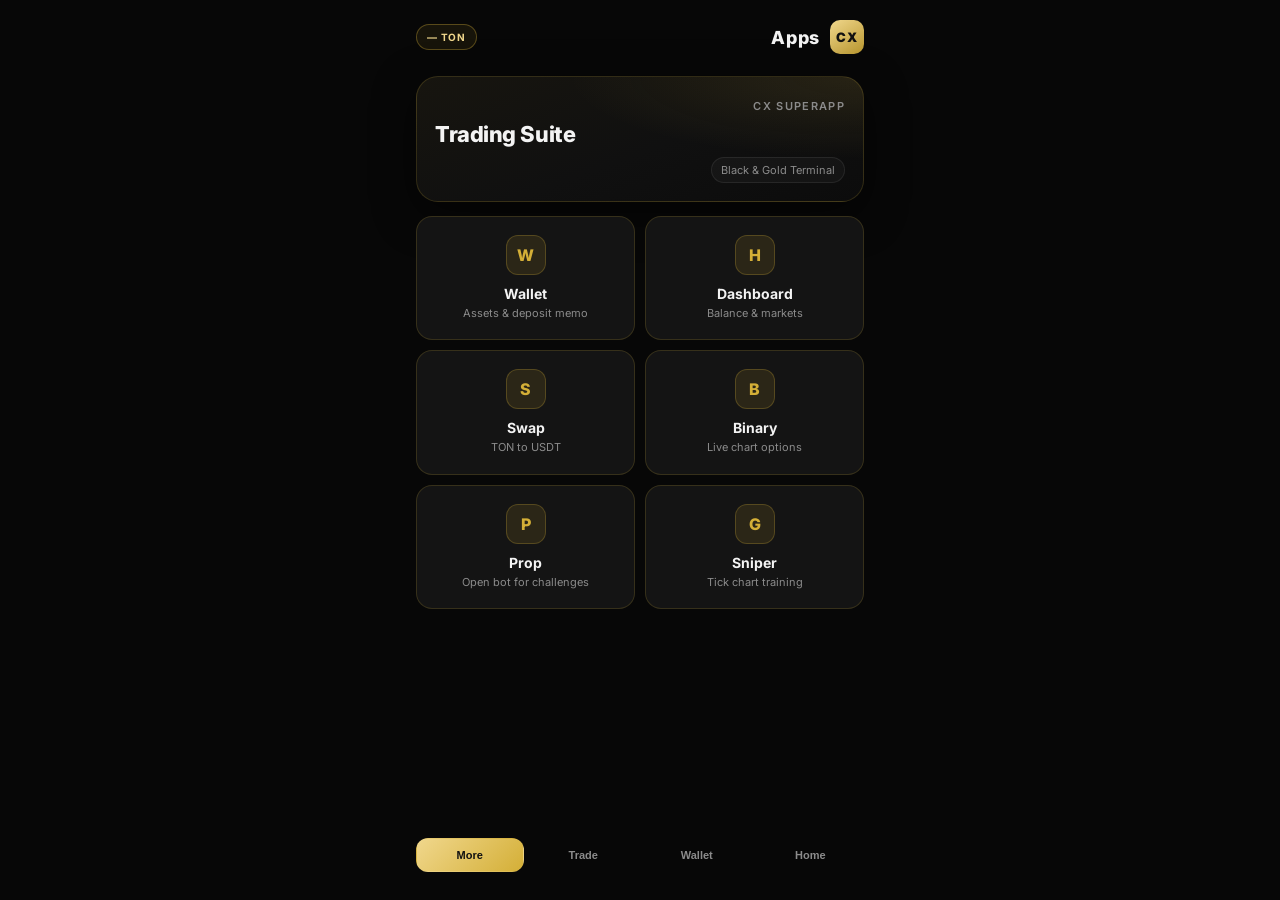
<file: cx_web/app.html>
<!DOCTYPE html>
<html lang="fa" dir="rtl">
<head>
  <meta charset="UTF-8" />
  <meta name="viewport" content="width=device-width, initial-scale=1.0, maximum-scale=1.0, user-scalable=no" />
  <title>CX Apps</title>
  <link rel="stylesheet" href="./theme.css" />
  <script src="https://telegram.org/js/telegram-web-app.js"></script>
  <script>window.CX_API_BASE = window.CX_API_BASE || localStorage.getItem("CX_API_BASE") || "";</script>
  <script src="./cx-auth.js"></script>
  <style>
    .menu-grid { display: grid; grid-template-columns: 1fr 1fr; gap: 10px; }
    .menu-card {
      background: #141414; border: 1px solid rgba(212,175,55,0.18); border-radius: 16px;
      padding: 18px 14px; cursor: pointer; text-align: center;
    }
    .menu-card:active { transform: scale(0.98); }
    .menu-ico {
      width: 40px; height: 40px; margin: 0 auto 10px; border-radius: 12px;
      background: rgba(212,175,55,0.12); border: 1px solid rgba(212,175,55,0.25);
      display: grid; place-items: center; color: #d4af37; font-weight: 800;
    }
    .menu-title { font-weight: 700; font-size: 14px; margin-bottom: 4px; }
    .menu-desc { font-size: 11px; color: #8b8b8b; line-height: 1.4; }
  </style>
</head>
<body>
  <div class="cx-app">
    <header class="cx-header">
      <div class="cx-brand"><div class="cx-brand-mark">CX</div><div>Apps</div></div>
      <div class="cx-badge">TON <span id="userBalance" data-cx-balance>0.00</span></div>
    </header>
    <section class="cx-hero">
      <div class="cx-hero-label">CX SuperApp</div>
      <div class="cx-hero-value" style="font-size:22px">Trading Suite</div>
      <div class="cx-hero-sub"><span class="cx-chip">Black & Gold Terminal</span></div>
    </section>
    <div class="menu-grid">
      <div class="menu-card" onclick="location.href='dashboard.html'"><div class="menu-ico">H</div><div class="menu-title">Dashboard</div><div class="menu-desc">Balance & markets</div></div>
      <div class="menu-card" onclick="location.href='wallet.html'"><div class="menu-ico">W</div><div class="menu-title">Wallet</div><div class="menu-desc">Assets & deposit memo</div></div>
      <div class="menu-card" onclick="location.href='binary.html'"><div class="menu-ico">B</div><div class="menu-title">Binary</div><div class="menu-desc">Live chart options</div></div>
      <div class="menu-card" onclick="location.href='swap.html'"><div class="menu-ico">S</div><div class="menu-title">Swap</div><div class="menu-desc">TON to USDT</div></div>
      <div class="menu-card" onclick="location.href='game.html'"><div class="menu-ico">G</div><div class="menu-title">Sniper</div><div class="menu-desc">Tick chart training</div></div>
      <div class="menu-card" onclick="Telegram.WebApp.close()"><div class="menu-ico">P</div><div class="menu-title">Prop</div><div class="menu-desc">Open bot for challenges</div></div>
    </div>
    <nav class="cx-footer-nav">
      <button class="cx-nav-item" onclick="location.href='dashboard.html'">Home</button>
      <button class="cx-nav-item" onclick="location.href='wallet.html'">Wallet</button>
      <button class="cx-nav-item" onclick="location.href='binary.html'">Trade</button>
      <button class="cx-nav-item active" onclick="location.href='app.html'">More</button>
    </nav>
  </div>
  <script>
    const tg = window.Telegram && window.Telegram.WebApp;
    if (tg) { tg.ready(); tg.expand(); try { tg.setHeaderColor("#070707"); tg.setBackgroundColor("#070707"); } catch(e){} }
    CXAuth.ready(async () => { await CXAuth.bindBalance(document.getElementById("userBalance"), "ton"); });
  </script>
</body>
</html>
</file>
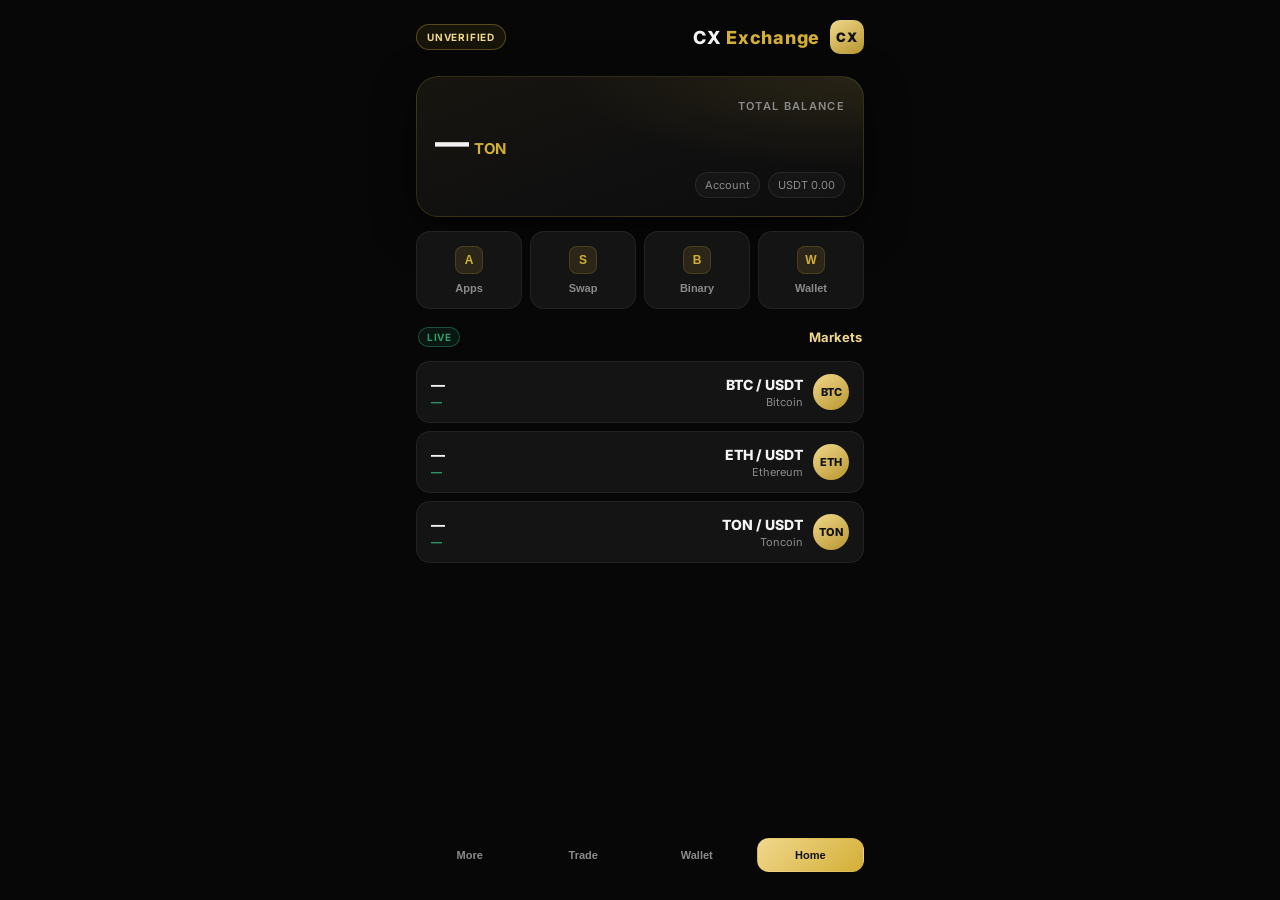
<file: cx_web/dashboard.html>
<!DOCTYPE html>
<html lang="fa" dir="rtl">
<head>
  <meta charset="UTF-8" />
  <meta name="viewport" content="width=device-width, initial-scale=1.0, maximum-scale=1.0, user-scalable=no" />
  <title>CX Dashboard</title>
  <link rel="stylesheet" href="./theme.css" />
  <script src="https://telegram.org/js/telegram-web-app.js"></script>
  <script>window.CX_API_BASE = window.CX_API_BASE || localStorage.getItem("CX_API_BASE") || "";</script>
  <script src="./cx-auth.js"></script>
</head>
<body>
  <div class="cx-app">
    <header class="cx-header">
      <div class="cx-brand">
        <div class="cx-brand-mark">CX</div>
        <div>CX <span>Exchange</span></div>
      </div>
      <div class="cx-badge" id="kycBadge">Unverified</div>
    </header>

    <section class="cx-hero">
      <div class="cx-hero-label">Total Balance</div>
      <div class="cx-hero-value"><span id="userBalance" data-cx-balance>0.00</span><small>TON</small></div>
      <div class="cx-hero-sub">
        <span class="cx-chip">USDT <span id="usdtBalance">0.00</span></span>
        <span class="cx-chip" id="userNameChip">Account</span>
      </div>
    </section>

    <section class="cx-grid-4">
      <button class="cx-action" onclick="location.href='wallet.html'"><div class="cx-action-ico">W</div><div class="cx-action-label">Wallet</div></button>
      <button class="cx-action" onclick="location.href='binary.html'"><div class="cx-action-ico">B</div><div class="cx-action-label">Binary</div></button>
      <button class="cx-action" onclick="location.href='swap.html'"><div class="cx-action-ico">S</div><div class="cx-action-label">Swap</div></button>
      <button class="cx-action" onclick="location.href='app.html'"><div class="cx-action-ico">A</div><div class="cx-action-label">Apps</div></button>
    </section>

    <div class="cx-section-title"><span>Markets</span><span class="cx-live">LIVE</span></div>
    <section class="cx-list">
      <div class="cx-row"><div class="cx-row-left"><div class="cx-avatar">BTC</div><div><div class="cx-sym">BTC / USDT</div><div class="cx-name">Bitcoin</div></div></div><div class="cx-price-box"><div class="cx-price" id="pBTC">—</div><div class="cx-change up" id="cBTC">—</div></div></div>
      <div class="cx-row"><div class="cx-row-left"><div class="cx-avatar">ETH</div><div><div class="cx-sym">ETH / USDT</div><div class="cx-name">Ethereum</div></div></div><div class="cx-price-box"><div class="cx-price" id="pETH">—</div><div class="cx-change up" id="cETH">—</div></div></div>
      <div class="cx-row"><div class="cx-row-left"><div class="cx-avatar">TON</div><div><div class="cx-sym">TON / USDT</div><div class="cx-name">Toncoin</div></div></div><div class="cx-price-box"><div class="cx-price" id="pTON">—</div><div class="cx-change up" id="cTON">—</div></div></div>
    </section>

    <nav class="cx-footer-nav">
      <button class="cx-nav-item active" onclick="location.href='dashboard.html'">Home</button>
      <button class="cx-nav-item" onclick="location.href='wallet.html'">Wallet</button>
      <button class="cx-nav-item" onclick="location.href='binary.html'">Trade</button>
      <button class="cx-nav-item" onclick="location.href='app.html'">More</button>
    </nav>
  </div>
  <script>
    const tg = window.Telegram && window.Telegram.WebApp;
    if (tg) { tg.ready(); tg.expand(); try { tg.setHeaderColor("#070707"); tg.setBackgroundColor("#070707"); } catch(e){} }
    async function loadPrices() {
      for (const p of [{id:"BTC",symbol:"BTCUSDT"},{id:"ETH",symbol:"ETHUSDT"},{id:"TON",symbol:"TONUSDT"}]) {
        try {
          const j = await (await fetch("https://api1.binance.com/api/v3/ticker/24hr?symbol="+p.symbol)).json();
          const price = Number(j.lastPrice), ch = Number(j.priceChangePercent);
          const el = document.getElementById("p"+p.id), ce = document.getElementById("c"+p.id);
          if (el) el.textContent = price.toLocaleString("en-US",{maximumFractionDigits:2});
          if (ce) { ce.textContent = (ch>=0?"+":"")+ch.toFixed(2)+"%"; ce.className = "cx-change "+(ch>=0?"up":"down"); }
        } catch(e){}
      }
    }
    loadPrices(); setInterval(loadPrices, 15000);
    CXAuth.ready(async function () {
      const data = await CXAuth.bindBalance(document.getElementById("userBalance"), "ton");
      if (data && data.account) {
        window.CX_ACCOUNT = data.account;
        if (data.account.usdt_balance != null) document.getElementById("usdtBalance").textContent = Number(data.account.usdt_balance).toFixed(2);
        const lvl = data.account.kyc_level || 0;
        document.getElementById("kycBadge").textContent = lvl>=2?"KYC L2":lvl>=1?"KYC L1":"Unverified";
      }
      if (data && data.user) document.getElementById("userNameChip").textContent = data.user.username || data.user.first_name || "Account";
    });
  </script>
</body>
</html>
</file>
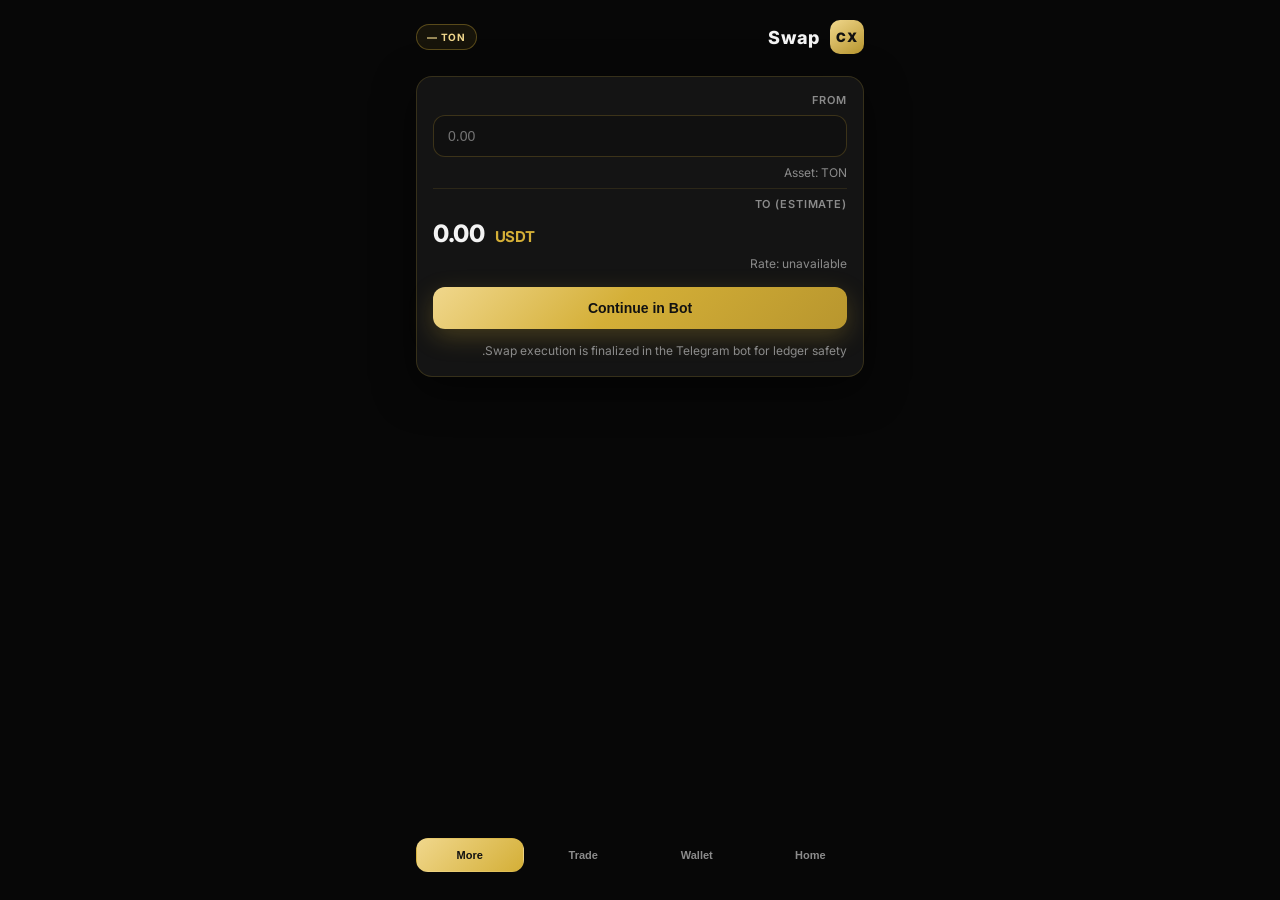
<file: cx_web/swap.html>
<!DOCTYPE html>
<html lang="fa" dir="rtl">
<head>
  <meta charset="UTF-8" />
  <meta name="viewport" content="width=device-width, initial-scale=1.0, maximum-scale=1.0, user-scalable=no" />
  <title>CX Swap</title>
  <link rel="stylesheet" href="./theme.css" />
  <script src="https://telegram.org/js/telegram-web-app.js"></script>
  <script>window.CX_API_BASE = window.CX_API_BASE || localStorage.getItem("CX_API_BASE") || "";</script>
  <script src="./cx-auth.js"></script>
</head>
<body>
  <div class="cx-app">
    <header class="cx-header">
      <div class="cx-brand"><div class="cx-brand-mark">CX</div><div>Swap</div></div>
      <div class="cx-badge">TON <span id="userBalance" data-cx-balance>0.00</span></div>
    </header>
    <section class="cx-card">
      <div class="cx-label">From</div>
      <input class="cx-input" id="amountIn" type="number" min="0" step="0.01" placeholder="0.00" dir="ltr" style="text-align:left;margin-bottom:8px" />
      <div class="cx-muted">Asset: TON</div>
      <div class="cx-divider"></div>
      <div class="cx-label">To (estimate)</div>
      <div class="cx-hero-value" style="font-size:24px" id="amountOut">0.00 <small style="color:#d4af37">USDT</small></div>
      <div class="cx-muted" style="margin-top:8px">Rate: <span id="rateLabel">—</span></div>
      <button class="cx-btn cx-btn-gold" style="margin-top:16px" onclick="requestSwap()">Continue in Bot</button>
      <p class="cx-muted" style="margin-top:12px;line-height:1.6">Swap execution is finalized in the Telegram bot for ledger safety.</p>
    </section>
    <nav class="cx-footer-nav">
      <button class="cx-nav-item" onclick="location.href='dashboard.html'">Home</button>
      <button class="cx-nav-item" onclick="location.href='wallet.html'">Wallet</button>
      <button class="cx-nav-item" onclick="location.href='binary.html'">Trade</button>
      <button class="cx-nav-item active" onclick="location.href='app.html'">More</button>
    </nav>
  </div>
  <script>
    const tg = window.Telegram && window.Telegram.WebApp;
    if (tg) { tg.ready(); tg.expand(); try { tg.setHeaderColor("#070707"); tg.setBackgroundColor("#070707"); } catch(e){} }
    let rate = 0;
    async function loadRate() {
      try {
        const j = await (await fetch("https://api1.binance.com/api/v3/ticker/price?symbol=TONUSDT")).json();
        rate = Number(j.price) || 0;
        document.getElementById("rateLabel").textContent = rate ? ("1 TON = " + rate.toFixed(4) + " USDT") : "unavailable";
        recalc();
      } catch(e) { document.getElementById("rateLabel").textContent = "unavailable"; }
    }
    function recalc() {
      const amt = Number(document.getElementById("amountIn").value || 0);
      document.getElementById("amountOut").innerHTML = ((amt * rate) || 0).toFixed(2) + ' <small style="color:#d4af37">USDT</small>';
    }
    document.getElementById("amountIn").addEventListener("input", recalc);
    function requestSwap() {
      if (tg) { tg.showAlert("Open the bot swap menu to complete this conversion on your ledger balance."); }
      else alert("Open the bot to complete swap.");
    }
    loadRate(); setInterval(loadRate, 20000);
    CXAuth.ready(async () => { await CXAuth.bindBalance(document.getElementById("userBalance"), "ton"); });
  </script>
</body>
</html>
</file>
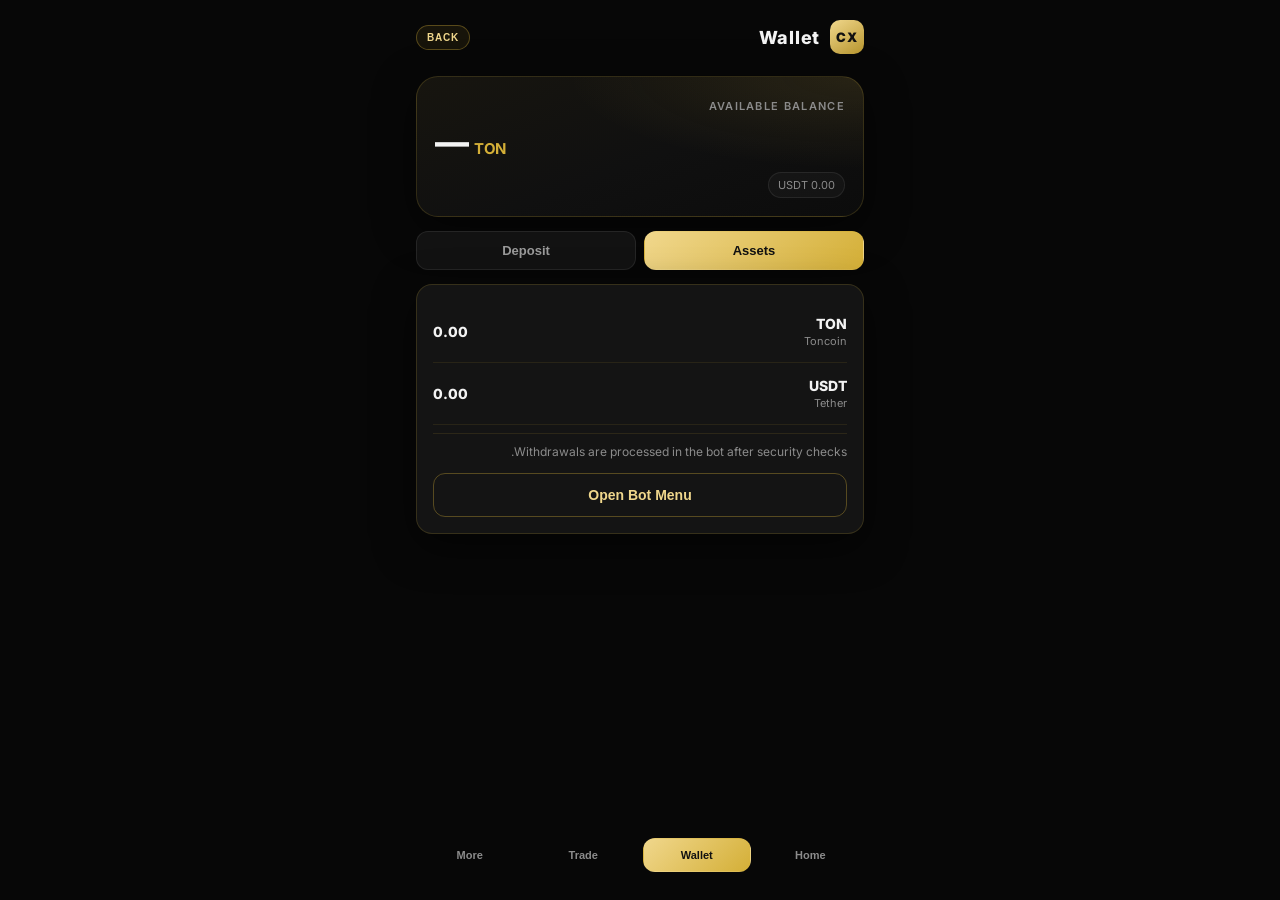
<file: cx_web/wallet.html>
<!DOCTYPE html>
<html lang="fa" dir="rtl">
<head>
  <meta charset="UTF-8" />
  <meta name="viewport" content="width=device-width, initial-scale=1.0, maximum-scale=1.0, user-scalable=no" />
  <title>CX Wallet</title>
  <link rel="stylesheet" href="./theme.css" />
  <script src="https://telegram.org/js/telegram-web-app.js"></script>
  <script>window.CX_API_BASE = window.CX_API_BASE || localStorage.getItem("CX_API_BASE") || "";</script>
  <script src="./cx-auth.js"></script>
  <style>
    .tabs { display: grid; grid-template-columns: 1fr 1fr; gap: 8px; }
    .tab { padding: 11px; border-radius: 12px; border: 1px solid rgba(255,255,255,0.08); background: #121212; color: #9a9a9a; font-weight: 700; font-size: 13px; cursor: pointer; }
    .tab.active { background: linear-gradient(135deg, #f0d78c, #d4af37); color: #111; border-color: transparent; }
    .panel { display: none; } .panel.active { display: block; }
    .asset-row { display: flex; justify-content: space-between; align-items: center; padding: 14px 0; border-bottom: 1px solid rgba(212,175,55,0.1); }
    .asset-row:last-child { border-bottom: none; }
  </style>
</head>
<body>
  <div class="cx-app">
    <header class="cx-header">
      <div class="cx-brand"><div class="cx-brand-mark">CX</div><div>Wallet</div></div>
      <button class="cx-badge" onclick="location.href='dashboard.html'" style="cursor:pointer">Back</button>
    </header>
    <section class="cx-hero">
      <div class="cx-hero-label">Available Balance</div>
      <div class="cx-hero-value"><span id="userBalance" data-cx-balance>0.00</span><small>TON</small></div>
      <div class="cx-hero-sub"><span class="cx-chip">USDT <span id="usdtBalance">0.00</span></span></div>
    </section>
    <div class="tabs">
      <button class="tab active" onclick="switchTab('assets', this)">Assets</button>
      <button class="tab" onclick="switchTab('deposit', this)">Deposit</button>
    </div>
    <section id="panel-assets" class="panel active cx-card">
      <div class="asset-row"><div><div class="cx-sym">TON</div><div class="cx-name">Toncoin</div></div><div class="cx-price" id="tonAsset">0.00</div></div>
      <div class="asset-row"><div><div class="cx-sym">USDT</div><div class="cx-name">Tether</div></div><div class="cx-price" id="usdtAsset">0.00</div></div>
      <div class="cx-divider"></div>
      <p class="cx-muted" style="line-height:1.6">Withdrawals are processed in the bot after security checks.</p>
      <button class="cx-btn cx-btn-ghost" style="margin-top:12px" onclick="Telegram.WebApp.close()">Open Bot Menu</button>
    </section>
    <section id="panel-deposit" class="panel cx-card">
      <div class="cx-label">Deposit Instructions</div>
      <p class="cx-muted" style="line-height:1.7;margin-bottom:14px">Send TON to the exchange wallet and include your personal memo.</p>
      <div class="cx-label">Memo format</div>
      <div class="cx-input" id="memoBox" style="font-family:ui-monospace,monospace;direction:ltr;text-align:left">cx_YOUR_ID</div>
      <p class="cx-muted" style="margin-top:10px;line-height:1.6">Without the correct memo, the deposit may not be credited automatically.</p>
      <button class="cx-btn cx-btn-gold" style="margin-top:16px" onclick="copyMemo()">Copy Memo</button>
    </section>
    <nav class="cx-footer-nav">
      <button class="cx-nav-item" onclick="location.href='dashboard.html'">Home</button>
      <button class="cx-nav-item active" onclick="location.href='wallet.html'">Wallet</button>
      <button class="cx-nav-item" onclick="location.href='binary.html'">Trade</button>
      <button class="cx-nav-item" onclick="location.href='app.html'">More</button>
    </nav>
  </div>
  <script>
    const tg = window.Telegram && window.Telegram.WebApp;
    if (tg) { tg.ready(); tg.expand(); try { tg.setHeaderColor("#070707"); tg.setBackgroundColor("#070707"); } catch(e){} }
    function switchTab(name, btn) {
      document.querySelectorAll(".tab").forEach(t => t.classList.remove("active"));
      document.querySelectorAll(".panel").forEach(p => p.classList.remove("active"));
      btn.classList.add("active"); document.getElementById("panel-"+name).classList.add("active");
    }
    function copyMemo() {
      const text = document.getElementById("memoBox").textContent.trim();
      navigator.clipboard.writeText(text).then(() => { if (tg && tg.showAlert) tg.showAlert("Memo copied"); else alert("Memo copied"); });
    }
    CXAuth.ready(async function () {
      const data = await CXAuth.bindBalance(document.getElementById("userBalance"), "ton");
      if (data && data.account) {
        const ton = Number(data.account.balance_ton||0), usdt = Number(data.account.usdt_balance||0);
        document.getElementById("tonAsset").textContent = ton.toLocaleString("en-US",{maximumFractionDigits:4});
        document.getElementById("usdtAsset").textContent = usdt.toLocaleString("en-US",{maximumFractionDigits:2});
        document.getElementById("usdtBalance").textContent = usdt.toFixed(2);
      }
      if (data && data.user && data.user.id) document.getElementById("memoBox").textContent = "cx_"+data.user.id;
    });
  </script>
</body>
</html>
</file>
<file: cx_web/theme.css>
/* CX Design System — Black & Gold Professional */
@import url("https://fonts.googleapis.com/css2?family=Inter:wght@400;500;600;700;800&display=swap");

:root {
  --bg: #070707;
  --surface: #141414;
  --surface-2: #1a1a1a;
  --border: rgba(212, 175, 55, 0.18);
  --border-strong: rgba(212, 175, 55, 0.35);
  --gold: #d4af37;
  --gold-2: #f0d78c;
  --gold-dim: #8a7340;
  --text: #f3f3f3;
  --muted: #8b8b8b;
  --success: #2f9b6a;
  --danger: #c24b4b;
  --radius: 16px;
  --shadow: 0 12px 40px rgba(0, 0, 0, 0.55);
  --font: "Inter", -apple-system, BlinkMacSystemFont, "Segoe UI", Roboto, sans-serif;
}

* { box-sizing: border-box; margin: 0; padding: 0; }
html, body {
  background: var(--bg); color: var(--text); font-family: var(--font);
  -webkit-font-smoothing: antialiased; min-height: 100%;
}
a { color: var(--gold); text-decoration: none; }
.cx-app {
  max-width: 480px; margin: 0 auto; padding: 16px 16px 28px;
  min-height: 100vh; display: flex; flex-direction: column; gap: 14px;
}
.cx-header { display: flex; align-items: center; justify-content: space-between; padding: 4px 0 8px; }
.cx-brand { display: flex; align-items: center; gap: 10px; font-weight: 800; font-size: 18px; letter-spacing: 0.04em; }
.cx-brand-mark {
  width: 34px; height: 34px; border-radius: 10px;
  background: linear-gradient(145deg, #f0d78c, #b8962e); color: #111;
  display: grid; place-items: center; font-weight: 900; font-size: 13px;
}
.cx-brand span { color: var(--gold); }
.cx-badge {
  font-size: 10px; font-weight: 700; letter-spacing: 0.08em; text-transform: uppercase;
  color: var(--gold-2); border: 1px solid var(--border-strong);
  background: rgba(212, 175, 55, 0.08); padding: 6px 10px; border-radius: 999px;
}
.cx-hero {
  background:
    radial-gradient(120% 120% at 100% 0%, rgba(212, 175, 55, 0.12), transparent 55%),
    linear-gradient(160deg, #17150f 0%, #101010 55%, #0c0c0c 100%);
  border: 1px solid var(--border); border-radius: 22px; padding: 22px 18px 18px;
  box-shadow: var(--shadow);
}
.cx-hero-label {
  color: var(--muted); font-size: 11px; font-weight: 600;
  letter-spacing: 0.12em; text-transform: uppercase; margin-bottom: 8px;
}
.cx-hero-value {
  font-size: 34px; font-weight: 800; letter-spacing: -0.02em;
  direction: ltr; text-align: left; color: var(--text);
}
.cx-hero-value small { font-size: 15px; color: var(--gold); margin-left: 6px; font-weight: 700; }
.cx-hero-sub { margin-top: 10px; display: flex; gap: 8px; flex-wrap: wrap; }
.cx-chip {
  font-size: 11px; color: var(--muted); border: 1px solid rgba(255,255,255,0.08);
  background: rgba(255,255,255,0.03); padding: 5px 9px; border-radius: 999px;
}
.cx-grid-4 { display: grid; grid-template-columns: repeat(4, 1fr); gap: 8px; }
.cx-action {
  background: var(--surface); border: 1px solid rgba(255,255,255,0.06);
  border-radius: 14px; padding: 14px 6px; text-align: center; cursor: pointer;
  transition: transform 0.12s ease, border-color 0.12s ease; color: var(--text);
}
.cx-action:active { transform: scale(0.96); }
.cx-action:hover { border-color: var(--border-strong); }
.cx-action-ico {
  width: 28px; height: 28px; margin: 0 auto 8px; border-radius: 8px;
  background: rgba(212, 175, 55, 0.12); border: 1px solid var(--border);
  display: grid; place-items: center; color: var(--gold); font-size: 12px; font-weight: 800;
}
.cx-action-label { font-size: 11px; font-weight: 600; color: var(--muted); }
.cx-section-title {
  display: flex; align-items: center; justify-content: space-between;
  font-size: 13px; font-weight: 700; color: var(--gold-2); margin: 4px 2px 0;
}
.cx-live {
  font-size: 10px; font-weight: 700; color: var(--success);
  border: 1px solid rgba(47, 155, 106, 0.45); background: rgba(47, 155, 106, 0.1);
  padding: 3px 8px; border-radius: 999px; letter-spacing: 0.06em;
}
.cx-list { display: flex; flex-direction: column; gap: 8px; }
.cx-row {
  background: var(--surface); border: 1px solid rgba(255,255,255,0.06);
  border-radius: 14px; padding: 12px 14px; display: flex; align-items: center;
  justify-content: space-between; gap: 10px;
}
.cx-row-left { display: flex; align-items: center; gap: 10px; min-width: 0; }
.cx-avatar {
  width: 36px; height: 36px; border-radius: 50%; display: grid; place-items: center;
  font-weight: 800; font-size: 11px; color: #111;
  background: linear-gradient(145deg, #f0d78c, #b8962e); flex-shrink: 0;
}
.cx-sym { font-weight: 800; font-size: 14px; }
.cx-name { font-size: 11px; color: var(--muted); margin-top: 2px; }
.cx-price-box { text-align: left; direction: ltr; }
.cx-price { font-weight: 800; font-size: 14px; }
.cx-change { font-size: 11px; font-weight: 700; margin-top: 2px; }
.up { color: var(--success); }
.down { color: var(--danger); }
.cx-card {
  background: var(--surface); border: 1px solid var(--border);
  border-radius: var(--radius); padding: 16px; box-shadow: var(--shadow);
}
.cx-label {
  font-size: 11px; font-weight: 600; color: var(--muted);
  letter-spacing: 0.08em; text-transform: uppercase; margin-bottom: 8px;
}
.cx-input {
  width: 100%; background: #101010; border: 1px solid rgba(212, 175, 55, 0.22);
  color: var(--text); border-radius: 12px; padding: 12px 14px; font-size: 14px; outline: none;
}
.cx-input:focus { border-color: var(--gold); box-shadow: 0 0 0 3px rgba(212, 175, 55, 0.12); }
.cx-btn {
  width: 100%; border: none; border-radius: 12px; padding: 13px 16px;
  font-weight: 700; font-size: 14px; cursor: pointer;
}
.cx-btn:active { transform: scale(0.98); }
.cx-btn-gold {
  background: linear-gradient(135deg, #f0d78c, #d4af37 45%, #b8962e);
  color: #111; box-shadow: 0 8px 24px rgba(212, 175, 55, 0.25);
}
.cx-btn-ghost {
  background: transparent; color: var(--gold-2); border: 1px solid var(--border-strong);
}
.cx-btn-up { background: linear-gradient(135deg, #3d9a6a, #2a7a53); color: #fff; }
.cx-btn-down { background: linear-gradient(135deg, #c24b4b, #9a3a3a); color: #fff; }
.cx-amt-grid { display: grid; grid-template-columns: repeat(4, 1fr); gap: 8px; }
.cx-amt {
  background: #151515; border: 1px solid rgba(255,255,255,0.08); color: var(--text);
  border-radius: 10px; padding: 10px 0; font-weight: 700; font-size: 13px; cursor: pointer;
}
.cx-amt.active {
  background: linear-gradient(135deg, #d4af37, #b8962e); color: #111; border-color: transparent;
}
.cx-footer-nav {
  margin-top: auto; display: grid; grid-template-columns: repeat(4, 1fr);
  gap: 6px; padding-top: 8px;
}
.cx-nav-item {
  text-align: center; padding: 10px 4px; border-radius: 12px; color: var(--muted);
  font-size: 11px; font-weight: 600; border: 1px solid transparent; background: transparent; cursor: pointer;
}
.cx-nav-item.active {
  color: #111; background: linear-gradient(135deg, #f0d78c, #d4af37);
}
.cx-divider { height: 1px; background: rgba(212, 175, 55, 0.12); margin: 8px 0; }
.cx-muted { color: var(--muted); font-size: 12px; }
::-webkit-scrollbar { width: 5px; }
::-webkit-scrollbar-thumb { background: var(--gold-dim); border-radius: 4px; }
</file>
